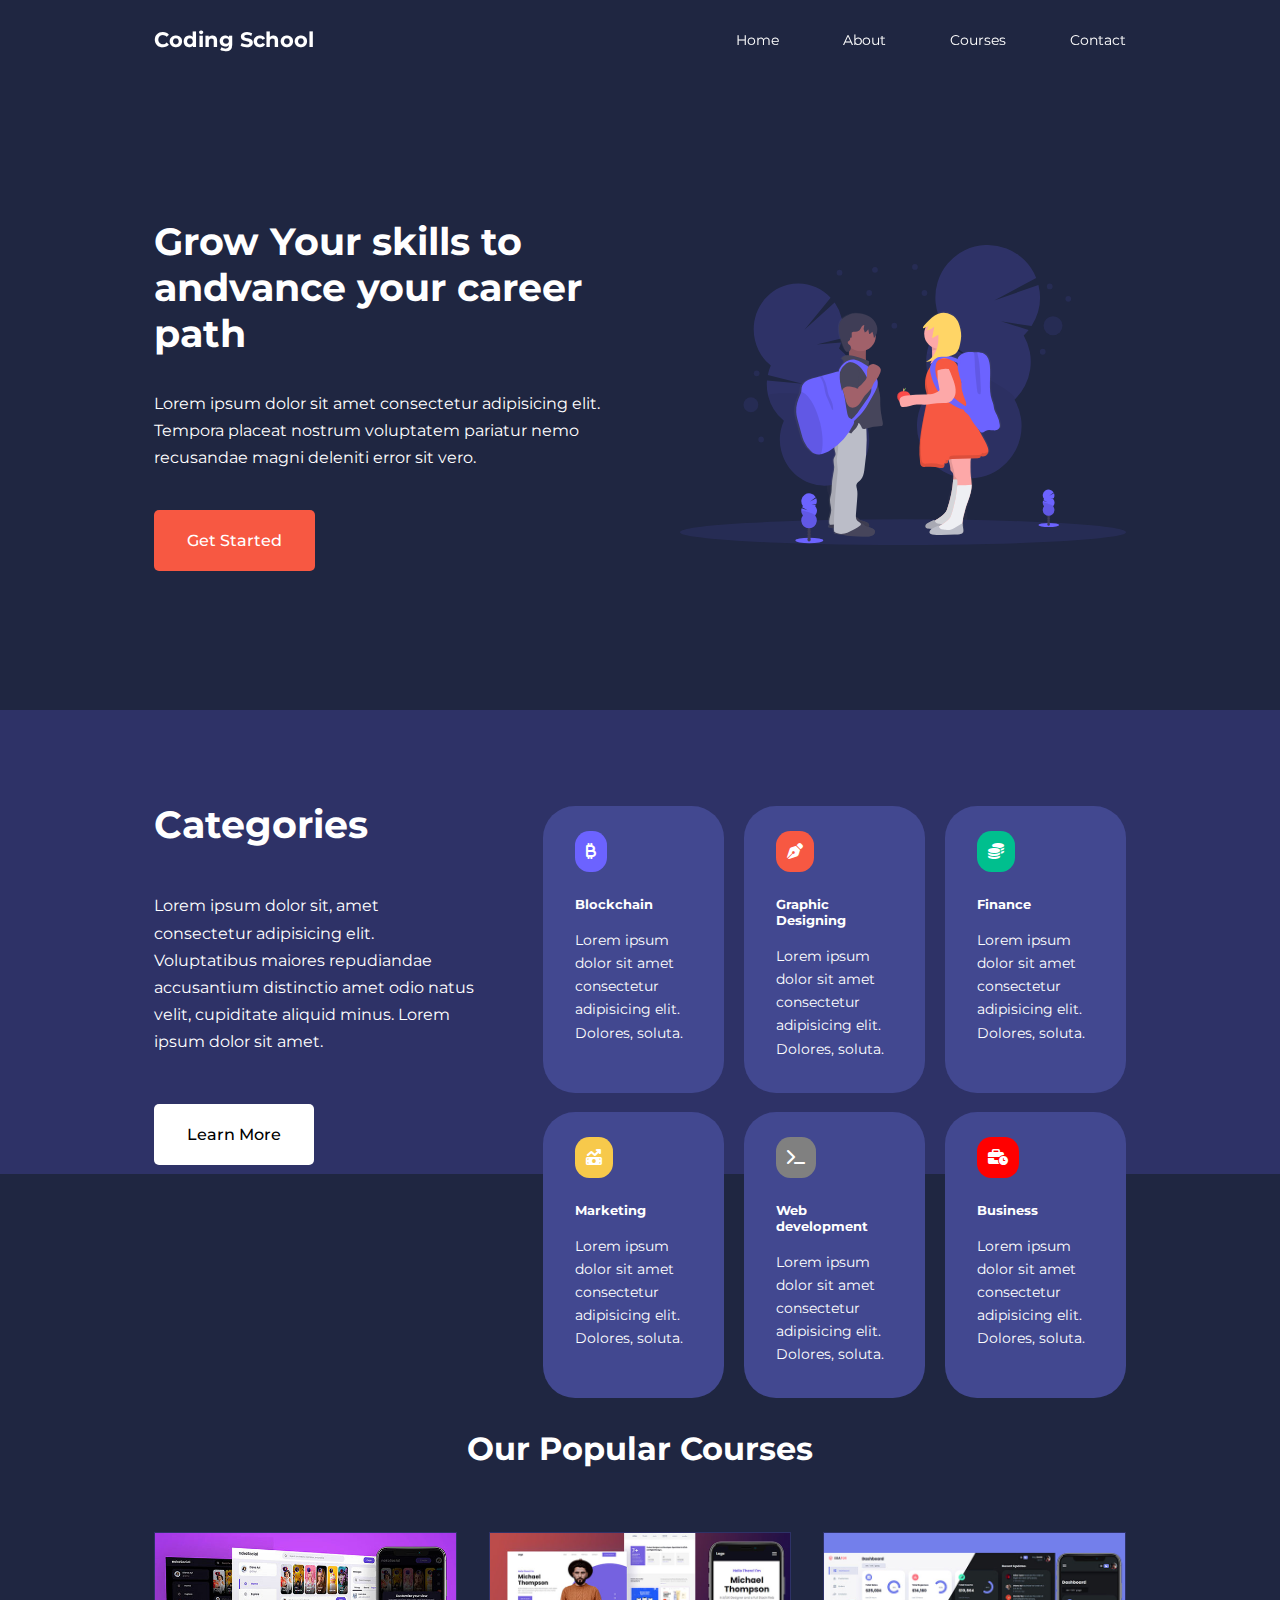
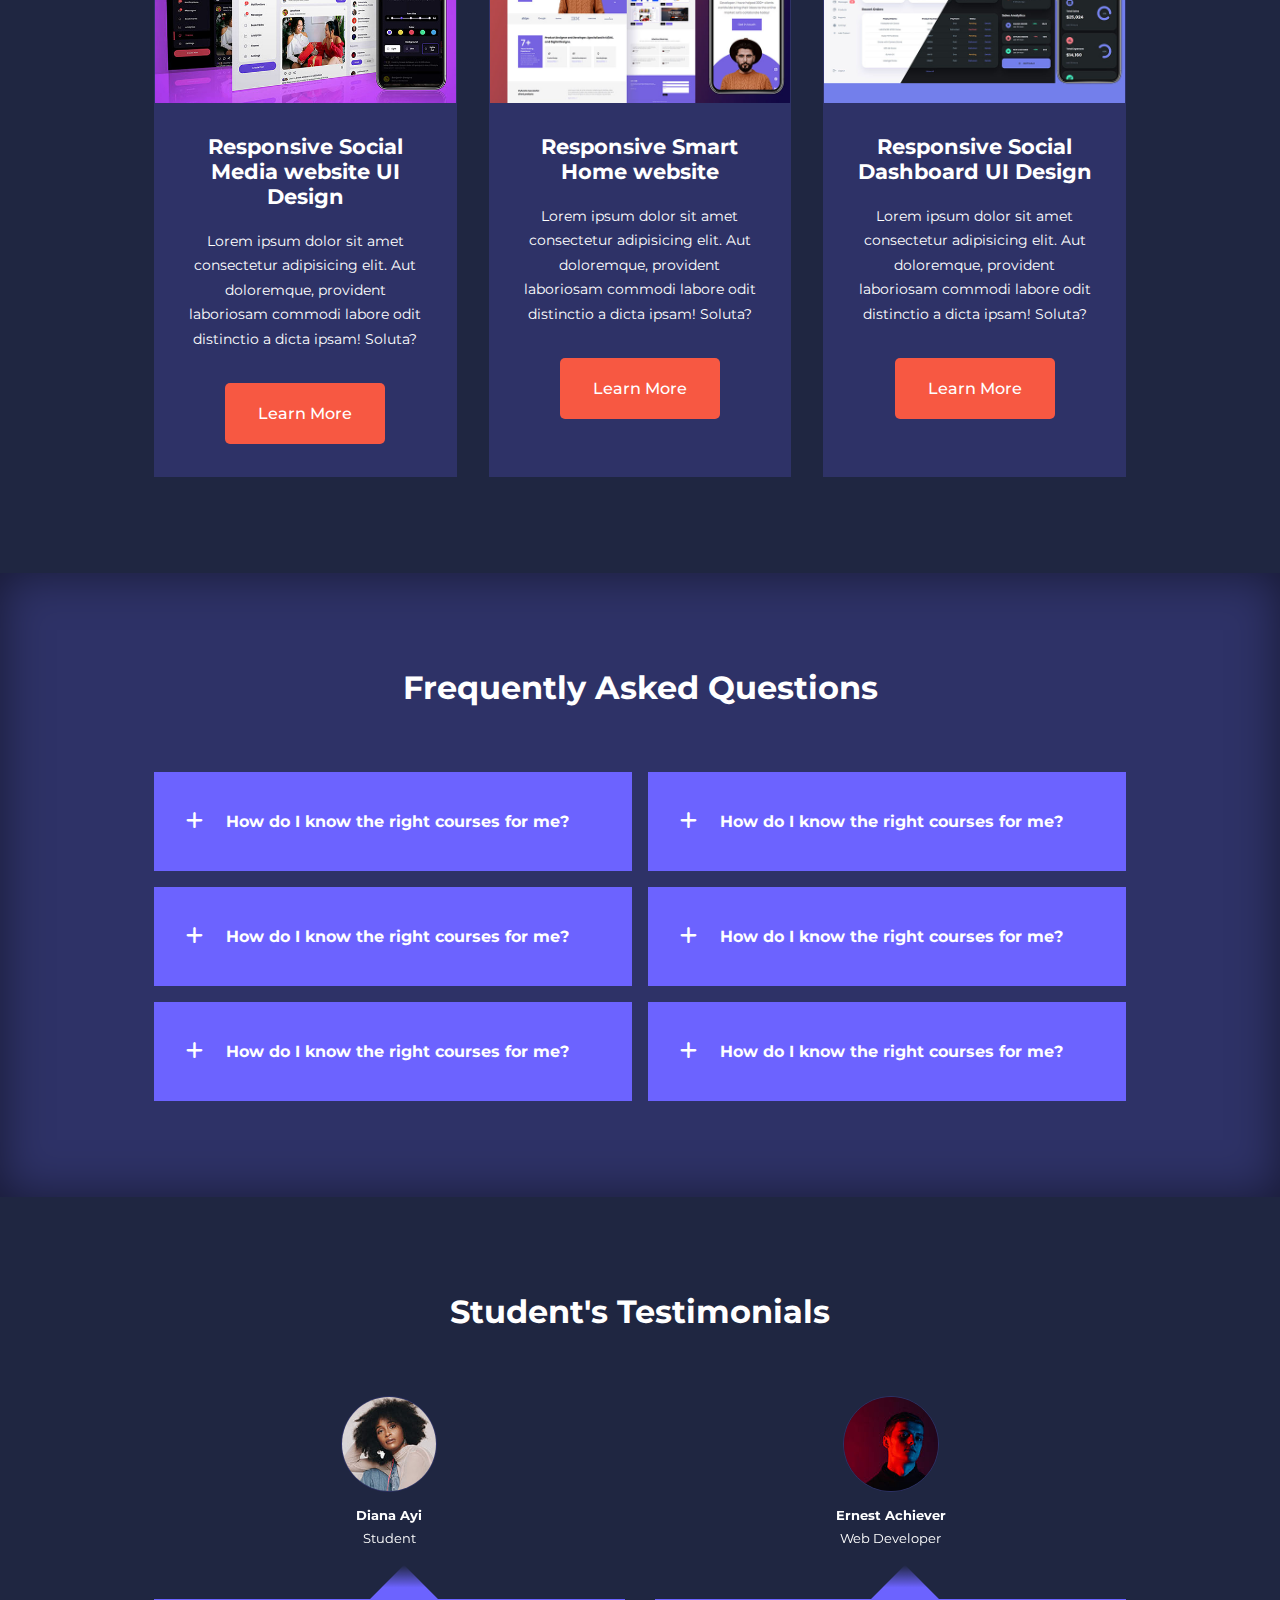
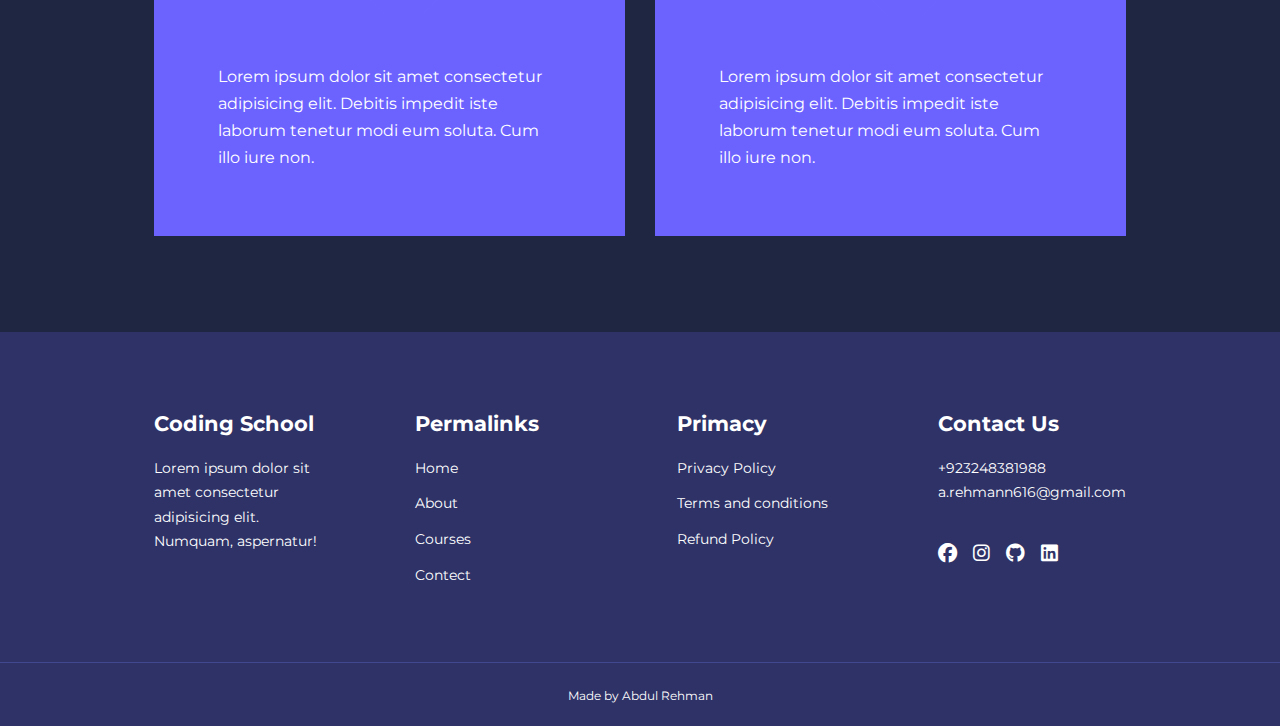
<file: Index.html>
<!DOCTYPE html>
<html lang="en">
<head>
    <meta charset="UTF-8">
    <meta name="viewport" content="width=device-width, initial-scale=1.0">
    <title>Coding School</title>
    <link rel="shortcut icon" href="/images/logo.png">
    <link rel="stylesheet" href="/style.css">
    <link rel="stylesheet" href="https://cdnjs.cloudflare.com/ajax/libs/font-awesome/6.5.1/css/all.min.css">
    <link rel="stylesheet" href="https://unpkg.com/swiper@11/swiper-bundle.min.css">
</head>
<body>
    <!-- Navbar-->
    <nav>
        <div class="container nav_container">
            <a href="index.js">
                <h4>Coding School</h4>
            </a>
            <ul class="nav_menu">
                <li><a href="Index.html">Home</a></li>
                <li><a href="about.html">About</a></li>
                <li><a href="courses.html">Courses</a></li>
                <li><a href="contact.html">Contact</a></li>
            </ul>
            <button id="open-menu-btn"><i class="fa-solid fa-bars"></i></button>
            <button id="close-menu-btn"><i class="fa-solid fa-xmark"></i></button>
        </div>
    </nav>
    <!-- Header -->
    <header>
        <div class="container header_container">
            <div class="header_left">
                <h1>Grow Your skills to andvance your career path</h1>
                <p>Lorem ipsum dolor sit amet consectetur adipisicing elit. Tempora placeat nostrum voluptatem pariatur
                    nemo recusandae magni deleniti error sit vero.</p>
                <a href="courses.html" class="btn btn-primary">Get Started</a>
            </div>
            <div class="header_right">
                <div class="header_right_img">
                    <img src="/images/header.svg">
                </div>
            </div>
        </div>
    </header>
    <!-- Categories -->
    <section class="categories">
        <div class="container categories_container">
            <div class="categories_left">
                <h1>Categories</h1>
                <p>Lorem ipsum dolor sit, amet consectetur adipisicing elit. Voluptatibus maiores repudiandae
                    accusantium distinctio amet odio natus velit, cupiditate aliquid minus. Lorem ipsum dolor sit amet.
                </p>
                <a href="#" class="btn">Learn More</a>
            </div>
            <div class="categories_right">
                <article class="category">
                    <span class="category_icon"><i class="fa-solid fa-bitcoin-sign"></i></span>
                    <h5>Blockchain</h5>
                    <p>Lorem ipsum dolor sit amet consectetur adipisicing elit. Dolores, soluta.</p>
                </article>
                <article class="category">
                    <span class="category_icon"><i class="fa-solid fa-pen-nib"></i></span>
                    <h5>Graphic Designing</h5>
                    <p>Lorem ipsum dolor sit amet consectetur adipisicing elit. Dolores, soluta.</p>
                </article>
                <article class="category">
                    <span class="category_icon"><i class="fa-solid fa-coins"></i></span>
                    <h5>Finance</h5>
                    <p>Lorem ipsum dolor sit amet consectetur adipisicing elit. Dolores, soluta.</p>
                </article>
                <article class="category">
                    <span class="category_icon"><i class="fa-solid fa-money-bill-trend-up"></i></span>
                    <h5>Marketing</h5>
                    <p>Lorem ipsum dolor sit amet consectetur adipisicing elit. Dolores, soluta.</p>
                </article>
                <article class="category">
                    <span class="category_icon"><i class="fa-solid fa-terminal"></i></span>
                    <h5>Web development</h5>
                    <p>Lorem ipsum dolor sit amet consectetur adipisicing elit. Dolores, soluta.</p>
                </article>
                <article class="category">
                    <span class="category_icon"><i class="fa-solid fa-business-time"></i></span>
                    <h5>Business</h5>
                    <p>Lorem ipsum dolor sit amet consectetur adipisicing elit. Dolores, soluta.</p>
                </article>
            </div>
        </div>
    </section>
    <!-- Courses -->
    <section class="courses">
        <h2>Our Popular Courses</h2>
        <div class="container courses_container">
            <article class="course">
                <div class="course_image">
                    <img src="/images/course1.jpg" alt="">
                </div>
                <div class="course_info">
                    <h4>Responsive Social Media website UI Design</h4>
                    <p>Lorem ipsum dolor sit amet consectetur adipisicing elit. Aut doloremque, provident laboriosam
                        commodi labore odit distinctio a dicta ipsam! Soluta?</p>
                    <a href="/courses.html" class="btn btn-primary ">Learn More</a>
                </div>
            </article>
            <article class="course">
                <div class="course_image">
                    <img src="/images/course2.jpg" alt="">
                </div>
                <div class="course_info">
                    <h4>Responsive Smart Home website</h4>
                    <p>Lorem ipsum dolor sit amet consectetur adipisicing elit. Aut doloremque, provident laboriosam
                        commodi labore odit distinctio a dicta ipsam! Soluta?</p>
                    <a href="/courses.html" class="btn btn-primary ">Learn More</a>
                </div>
            </article>
            <article class="course">
                <div class="course_image">
                    <img src="/images/course3.jpg " alt="">
                </div>
                <div class="course_info">
                    <h4>Responsive Social Dashboard UI Design</h4>
                    <p>Lorem ipsum dolor sit amet consectetur adipisicing elit. Aut doloremque, provident laboriosam
                        commodi labore odit distinctio a dicta ipsam! Soluta?</p>
                    <a href="/courses.html" class="btn btn-primary ">Learn More</a>
                </div>
            </article>
        </div>
    </section>
    <!-- Faqs -->
    <section class="faqs">
        <h2>Frequently Asked Questions</h2>
        <div class="container faqs_container">
            <article class="faq">
                <div class="faq_icon"><i class="fa-solid fa-plus"></i></div>
                <div class="question_ans">
                    <h4>How do I know the right courses for me?</h4>
                    <p>
                        Lorem ipsum dolor sit amet consectetur, adipisicing elit. Alias autem quasi minima voluptatem
                        pariatur esse consequuntur, consectetur ipsum, eligendi in facere natus odio neque quis!
                    </p>
                </div>
            </article>
            <article class="faq">
                <div class="faq_icon"><i class="fa-solid fa-plus"></i></div>
                <div class="question_ans">
                    <h4>How do I know the right courses for me?</h4>
                    <p>
                        Lorem ipsum dolor sit amet consectetur, adipisicing elit. Alias autem quasi minima voluptatem
                        pariatur esse consequuntur, consectetur ipsum, eligendi in facere natus odio neque quis!
                    </p>
                </div>
            </article>
            <article class="faq">
                <div class="faq_icon"><i class="fa-solid fa-plus"></i></div>
                <div class="question_ans">
                    <h4>How do I know the right courses for me?</h4>
                    <p>
                        Lorem ipsum dolor sit amet consectetur, adipisicing elit. Alias autem quasi minima voluptatem
                        pariatur esse consequuntur, consectetur ipsum, eligendi in facere natus odio neque quis!
                    </p>
                </div>
            </article>
            <article class="faq">
                <div class="faq_icon"><i class="fa-solid fa-plus"></i></div>
                <div class="question_ans">
                    <h4>How do I know the right courses for me?</h4>
                    <p>
                        Lorem ipsum dolor sit amet consectetur, adipisicing elit. Alias autem quasi minima voluptatem
                        pariatur esse consequuntur, consectetur ipsum, eligendi in facere natus odio neque quis!
                    </p>
                </div>
            </article>
            <article class="faq">
                <div class="faq_icon"><i class="fa-solid fa-plus"></i></div>
                <div class="question_ans">
                    <h4>How do I know the right courses for me?</h4>
                    <p>
                        Lorem ipsum dolor sit amet consectetur, adipisicing elit. Alias autem quasi minima voluptatem
                        pariatur esse consequuntur, consectetur ipsum, eligendi in facere natus odio neque quis!
                    </p>
                </div>
            </article>
            <article class="faq">
                <div class="faq_icon"><i class="fa-solid fa-plus"></i></div>
                <div class="question_ans">
                    <h4>How do I know the right courses for me?</h4>
                    <p>
                        Lorem ipsum dolor sit amet consectetur, adipisicing elit. Alias autem quasi minima voluptatem
                        pariatur esse consequuntur, consectetur ipsum, eligendi in facere natus odio neque quis!
                    </p>
                </div>
            </article>
        </div>
    </section>
    <!-- Testmonials -->
    <section class="container testmonials_container mySwiper">
        <h2>Student's Testimonials</h2>
        <div class="swiper-wrapper">
            <article class="testmonial swiper-slide">
                <div class="avatar">
                    <img src="/images/avatar1.jpg" alt="">
                </div>
                <div class="testimonial_info">
                    <h5>Diana Ayi</h5>
                    <small>Student</small>
                </div>
                <div class="testimonial_body">
                    <p>Lorem ipsum dolor sit amet consectetur adipisicing elit. Debitis impedit iste laborum tenetur
                        modi eum soluta. Cum illo iure non.</p>
                </div>
            </article>
            <article class="testmonial swiper-slide">
                <div class="avatar">
                    <img src="/images/avatar2.jpg" alt="">
                </div>
                <div class="testimonial_info">
                    <h5>Ernest Achiever</h5>
                    <small>Web Developer</small>
                </div>
                <div class="testimonial_body">
                    <p>Lorem ipsum dolor sit amet consectetur adipisicing elit. Debitis impedit iste laborum tenetur
                        modi eum soluta. Cum illo iure non.</p>
                </div>
            </article>
            <article class="testmonial swiper-slide">
                <div class="avatar">
                    <img src="/images/avatar3.jpg" alt="">
                </div>
                <div class="testimonial_info">
                    <h5>Edem Quist</h5>
                    <small>Student</small>
                </div>
                <div class="testimonial_body">
                    <p>Lorem ipsum dolor sit amet consectetur adipisicing elit. Debitis impedit iste laborum tenetur
                        modi eum soluta. Cum illo iure non.</p>
                </div>
            </article>
            <article class="testmonial swiper-slide">
                <div class="avatar">
                    <img src="/images/avatar4.jpg" alt="">
                </div>
                <div class="testimonial_info">
                    <h5>marcelina</h5>
                    <small>Graphic Designer</small>
                </div>
                <div class="testimonial_body">
                    <p>Lorem ipsum dolor sit amet consectetur adipisicing elit. Debitis impedit iste laborum tenetur
                        modi eum soluta. Cum illo iure non.</p>
                </div>
            </article>
            <article class="testmonial swiper-slide">
                <div class="avatar">
                    <img src="/images/avatar5.jpg" alt="">
                </div>
                <div class="testimonial_info">
                    <h5>Timi alen</h5>
                    <small>Student</small>
                </div>
                <div class="testimonial_body">
                    <p>Lorem ipsum dolor sit amet consectetur adipisicing elit. Debitis impedit iste laborum tenetur
                        modi eum soluta. Cum illo iure non.</p>
                </div>
            </article>
        </div>
    </section>
    <!-- Footer -->
    <footer class="footer">
        <div class="container footer_container">
            <div class="footer_1">
                <h4 href="Index.html" class="footer_logo">Coding <span>School</span></h4>
                <p>Lorem ipsum dolor sit amet consectetur adipisicing elit. Numquam, aspernatur!</p>
            </div>
            <div class="footer_2">
                <h4>Permalinks</h4>
                <ul class="permalinks">
                    <li><a href="Index.html">Home</a></li>
                    <li><a href="about.html">About</a></li>
                    <li><a href="contact.html">Courses</a></li>
                    <li><a href="contact.html">Contect</a></li>
                </ul>
            </div>
            <div class="footer_3">
                <h4>Primacy</h4>
                <ul class="privacy">
                    <li><a href="#">Privacy Policy</a></li>
                    <li><a href="#">Terms and conditions</a></li>
                    <li><a href="#">Refund Policy</a></li>
                </ul>
            </div>
            <div class="footer_4">
                <h4>Contact Us</h4>
                <div>
                    <p>+923248381988</p>
                    <p>a.rehmann616@gmail.com</p>
                </div>
                <ul class="footer_social">
                    <li>
                        <a href="#"><i class="fa-brands fa-facebook"></i></a>
                    </li>
                    <li>
                        <a href="#"><i class="fa-brands fa-instagram"></i></a>
                    </li>
                    <li>
                        <a href="#"><i class="fa-brands fa-github"></i></a>
                    </li>
                    <li>
                        <a href="#"><i class="fa-brands fa-linkedin"></i></a>
                    </li>
                </ul>
            </div>
        </div>
        <div class="footer_copyright">
            <small>Made by Abdul Rehman</small>
        </div>
    </footer>
    <script src="/index.js"></script>
    <script src="https://unpkg.com/swiper@11/swiper-bundle.min.js"></script>
    <script>
        const swiper = new Swiper('.mySwiper', {
            slidesPerView: 1,
            spaceBetween: 30,
            pagination: {
                el: ".swiper-pagination",
                clickable: true,
            },
            breakpoints: {
                600: {
                    slidesPerView: 2
                }
            }
        });
    </script>
</body>
</html>
</file>
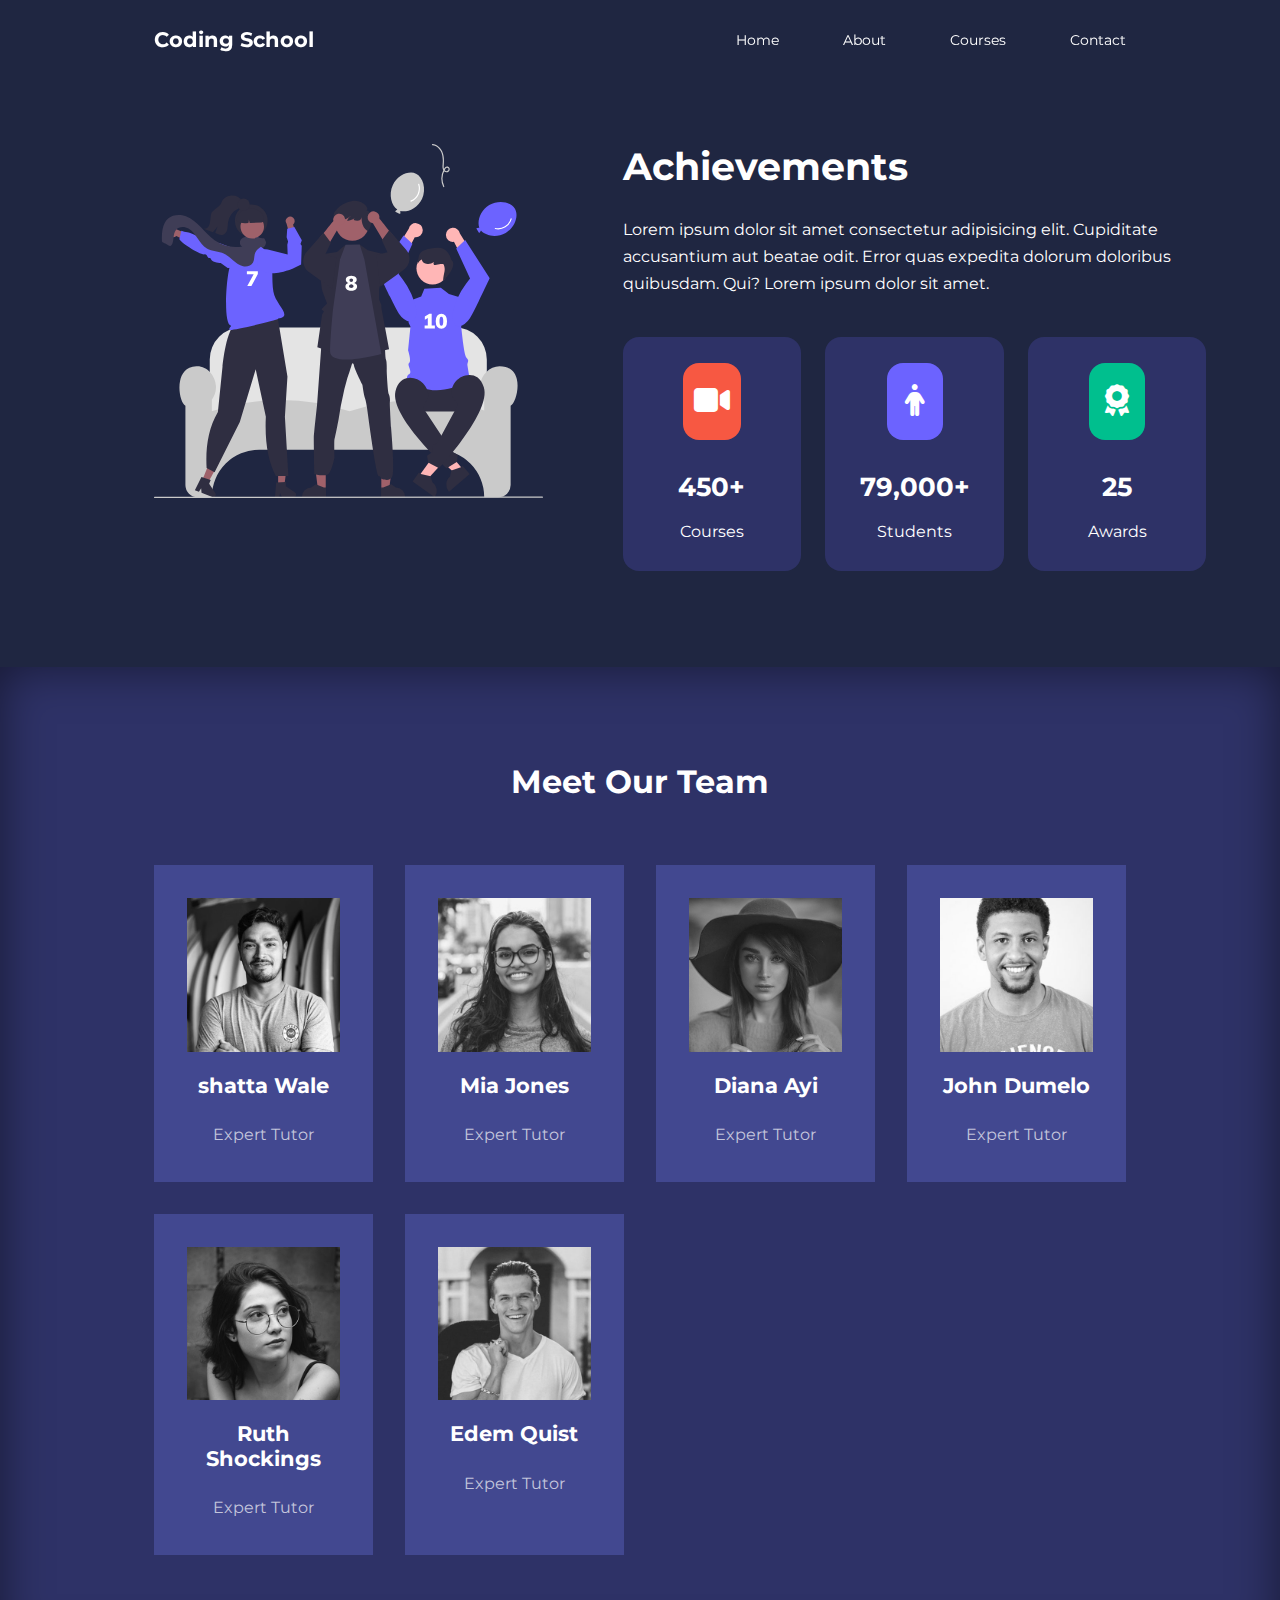
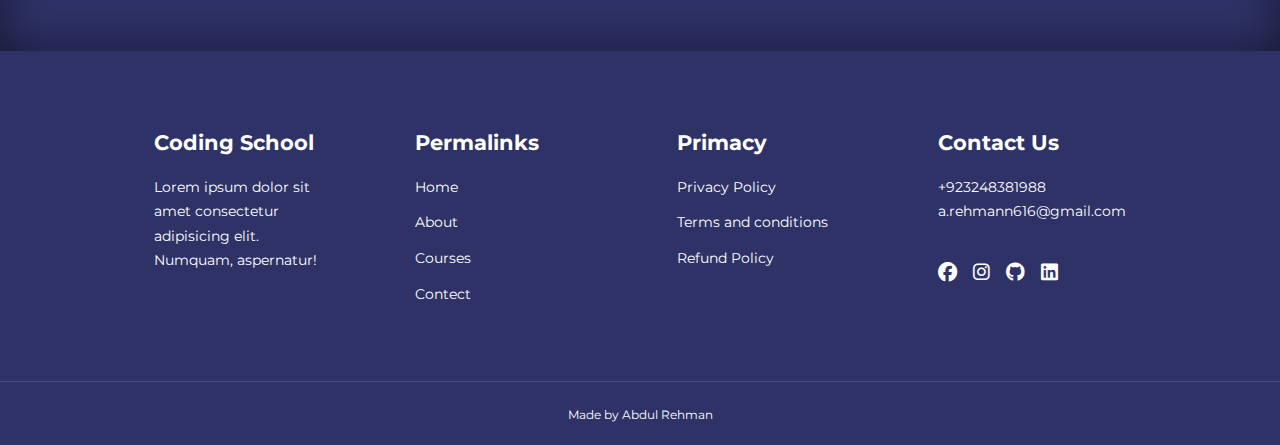
<file: about.html>
<!DOCTYPE html>
<html lang="en">
<head>
    <meta charset="UTF-8">
    <meta name="viewport" content="width=device-width, initial-scale=1.0">
    <title>Coding School</title>
    <link rel="shortcut icon" href="/images/logo.png">
    <link rel="stylesheet" href="/about.css">
    <link rel="stylesheet" href="style.css">
    <link rel="stylesheet" href="https://cdnjs.cloudflare.com/ajax/libs/font-awesome/6.5.1/css/all.min.css">
    <link rel="stylesheet" href="https://unpkg.com/swiper@11/swiper-bundle.min.css">
</head>
<body>
    <!-- Navbar-->
    <nav>
        <div class="container nav_container">
            <a href="index.js">
                <h4>Coding School</h4>
            </a>
            <ul class="nav_menu">
                <li><a href="Index.html">Home</a></li>
                <li><a href="about.html">About</a></li>
                <li><a href="courses.html">Courses</a></li>
                <li><a href="contact.html">Contact</a></li>
            </ul>
            <button id="open-menu-btn"><i class="fa-solid fa-bars"></i></button>
            <button id="close-menu-btn"><i class="fa-solid fa-xmark"></i></button>
        </div>
    </nav>
    <!-- Home about -->
    <section class="about_achievements">
        <div class="container about_achievements_container">
            <div class="about_achievement_left">
                <img src="/images/about achievements.svg">
            </div>
            <div class="about_achievements_right">
                <h1>Achievements</h1>
                <p>Lorem ipsum dolor sit amet consectetur adipisicing elit. Cupiditate accusantium aut beatae odit.
                    Error quas expedita dolorum doloribus quibusdam. Qui? Lorem ipsum dolor sit amet.</p>
                <div class="achievement_cards">
                    <article class="achievement_card">
                        <span class="achievement_icon">
                            <i class="fa-solid fa-video"></i>
                        </span>
                        <h3>450+</h3>
                        <p>Courses</p>
                    </article>
                    <article class="achievement_card">
                        <span class="achievement_icon">
                            <i class="fa-solid fa-person"></i>
                        </span>
                        <h3>79,000+</h3>
                        <p>Students</p>
                    </article>
                    <article class="achievement_card">
                        <span class="achievement_icon">
                            <i class="fa-solid fa-award"></i>
                        </span>
                        <h3>25</h3>
                        <p>Awards</p>
                    </article>
                </div>
            </div>
        </div>
    </section>
    <!-- Team -->
    <section class="team">
        <h2>Meet Our Team</h2>
        <div class="container team_container">
            <article class="team_member">
                <div class="team_member_image">
                    <img src="/images/tm1.jpg" alt="">
                </div>
                <div class="team_member_info">
                    <h4>shatta Wale</h4>
                    <p>Expert Tutor</p>
                </div>
                <div class="team_member_socials">
                    <a href="www.instagram.com" target="_blank"><i class="fa-brands fa-instagram"></i></a>
                    <a href="www.linkedin.com" target="_blank"><i class="fa-brands fa-linkedin"></i></a>
                    <a href="www.facebook.com" target="_blank"><i class="fa-brands fa-facebook"></i></a>
                </div>
            </article>
            <article class="team_member">
                <div class="team_member_image">
                    <img src="/images/tm2.jpg" alt="">
                </div>
                <div class="team_member_info">
                    <h4>Mia Jones</h4>
                    <p>Expert Tutor</p>
                </div>
                <div class="team_member_socials">
                    <a href="www.instagram.com" target="_blank"><i class="fa-brands fa-instagram"></i></a>
                    <a href="www.linkedin.com" target="_blank"><i class="fa-brands fa-linkedin"></i></a>
                    <a href="www.facebook.com" target="_blank"><i class="fa-brands fa-facebook"></i></a>
                </div>
            </article>
            <article class="team_member">
                <div class="team_member_image">
                    <img src="/images/tm3.jpg" alt="">
                </div>
                <div class="team_member_info">
                    <h4>Diana Ayi</h4>
                    <p>Expert Tutor</p>
                </div>
                <div class="team_member_socials">
                    <a href="www.instagram.com" target="_blank"><i class="fa-brands fa-instagram"></i></a>
                    <a href="www.linkedin.com" target="_blank"><i class="fa-brands fa-linkedin"></i></a>
                    <a href="www.facebook.com" target="_blank"><i class="fa-brands fa-facebook"></i></a>
                </div>
            </article>
            <article class="team_member">
                <div class="team_member_image">
                    <img src="/images/tm4.jpg" alt="">
                </div>
                <div class="team_member_info">
                    <h4>John Dumelo</h4>
                    <p>Expert Tutor</p>
                </div>
                <div class="team_member_socials">
                    <a href="www.instagram.com" target="_blank"><i class="fa-brands fa-instagram"></i></a>
                    <a href="www.linkedin.com" target="_blank"><i class="fa-brands fa-linkedin"></i></a>
                    <a href="www.facebook.com" target="_blank"><i class="fa-brands fa-facebook"></i></a>
                </div>
            </article>
            <article class="team_member">
                <div class="team_member_image">
                    <img src="/images/tm5.jpg" alt="">
                </div>
                <div class="team_member_info">
                    <h4>Ruth Shockings</h4>
                    <p>Expert Tutor</p>
                </div>
                <div class="team_member_socials">
                    <a href="www.instagram.com" target="_blank"><i class="fa-brands fa-instagram"></i></a>
                    <a href="www.linkedin.com" target="_blank"><i class="fa-brands fa-linkedin"></i></a>
                    <a href="www.facebook.com" target="_blank"><i class="fa-brands fa-facebook"></i></a>
                </div>
            </article>
            <article class="team_member">
                <div class="team_member_image">
                    <img src="/images/tm6.jpg" alt="">
                </div>
                <div class="team_member_info">
                    <h4>Edem Quist</h4>
                    <p>Expert Tutor</p>
                </div>
                <div class="team_member_socials">
                    <a href="www.instagram.com" target="_blank"><i class="fa-brands fa-instagram"></i></a>
                    <a href="www.linkedin.com" target="_blank"><i class="fa-brands fa-linkedin"></i></a>
                    <a href="www.facebook.com" target="_blank"><i class="fa-brands fa-facebook"></i></a>
                </div>
            </article>
        </div>
    </section>
    <!-- Footer -->
    <footer class="footer">
        <div class="container footer_container">
            <div class="footer_1">
                <h4 href="Index.html" class="footer_logo">Coding <span>School</span></h4>
                <p>Lorem ipsum dolor sit amet consectetur adipisicing elit. Numquam, aspernatur!</p>
            </div>
            <div class="footer_2">
                <h4>Permalinks</h4>
                <ul class="permalinks">
                    <li><a href="Index.html">Home</a></li>
                    <li><a href="about.html">About</a></li>
                    <li><a href="contact.html">Courses</a></li>
                    <li><a href="contact.html">Contect</a></li>
                </ul>
            </div>
            <div class="footer_3">
                <h4>Primacy</h4>
                <ul class="privacy">
                    <li><a href="#">Privacy Policy</a></li>
                    <li><a href="#">Terms and conditions</a></li>
                    <li><a href="#">Refund Policy</a></li>
                </ul>
            </div>
            <div class="footer_4">
                <h4>Contact Us</h4>
                <div>
                    <p>+923248381988</p>
                    <p>a.rehmann616@gmail.com</p>
                </div>
                <ul class="footer_social">
                    <li>
                        <a href="#"><i class="fa-brands fa-facebook"></i></a>
                    </li>
                    <li>
                        <a href="#"><i class="fa-brands fa-instagram"></i></a>
                    </li>
                    <li>
                        <a href="#"><i class="fa-brands fa-github"></i></a>
                    </li>
                    <li>
                        <a href="#"><i class="fa-brands fa-linkedin"></i></a>
                    </li>
                </ul>
            </div>
        </div>
        <div class="footer_copyright">
            <small>Made by Abdul Rehman</small>
        </div>
    </footer>
    <script src="/index.js"></script>
</body>
</html>
</file>
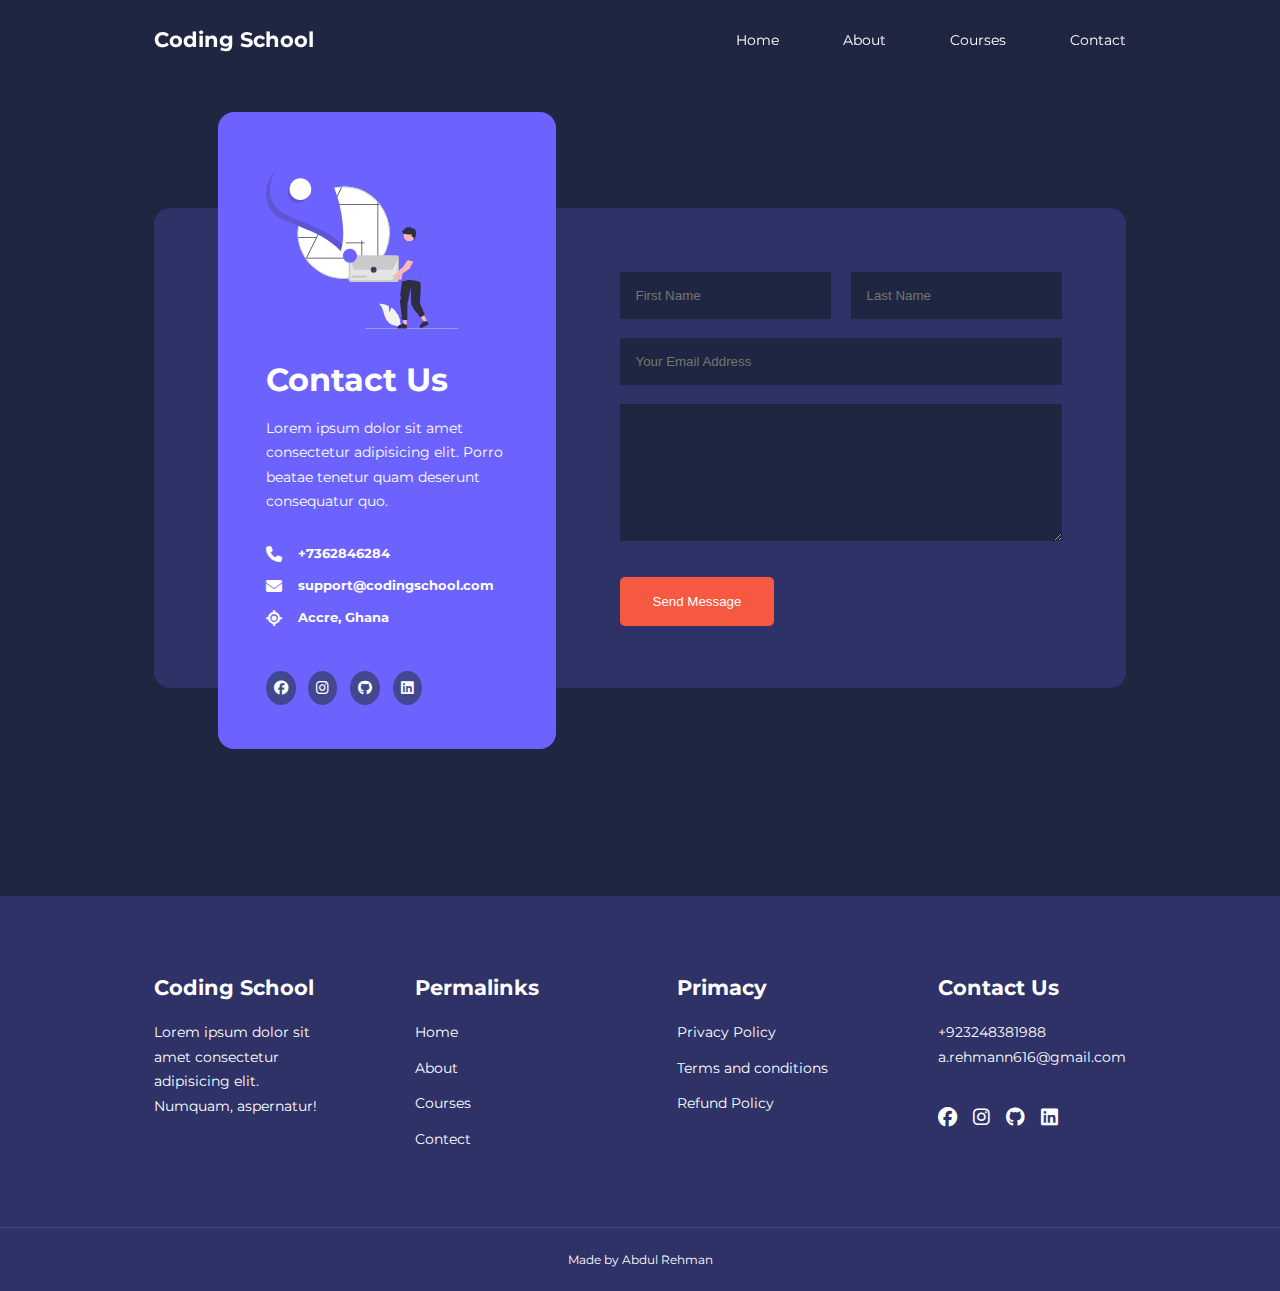
<file: contact.html>
<!DOCTYPE html>
<html lang="en">

<head>
    <meta charset="UTF-8">
    <meta name="viewport" content="width=device-width, initial-scale=1.0">
    <title>Coding School</title>
    <link rel="shortcut icon" href="/images/logo.png">
    <link rel="stylesheet" href="/style.css">
    <link rel="stylesheet" href="/Contact.css">
    <link rel="stylesheet" href="https://cdnjs.cloudflare.com/ajax/libs/font-awesome/6.5.1/css/all.min.css">
    <link rel="stylesheet" href="https://unpkg.com/swiper@11/swiper-bundle.min.css">
</head>

<body>
    <!-- Navbar-->
    <nav>
        <div class="container nav_container">
            <a href="index.js">
                <h4>Coding School</h4>
            </a>
            <ul class="nav_menu">
                <li><a href="Index.html">Home</a></li>
                <li><a href="about.html">About</a></li>
                <li><a href="courses.html">Courses</a></li>
                <li><a href="contact.html">Contact</a></li>
            </ul>
            <button id="open-menu-btn"><i class="fa-solid fa-bars"></i></button>
            <button id="close-menu-btn"><i class="fa-solid fa-xmark"></i></button>
        </div>
    </nav>
    <!-- contact -->
    <section class="contact">
        <div class="container contact_container">
            <aside class="contact_aside">
                <div class="aside_image">
                    <img src="/images/contact.svg" alt="">
                </div>
                <h2>Contact Us</h2>
                <p>
                    Lorem ipsum dolor sit amet consectetur adipisicing elit. Porro beatae tenetur quam deserunt
                    consequatur quo.
                </p>
                <ul class="contact_details">
                    <li>
                        <i class="fa-solid fa-phone"></i>
                        <h5>+7362846284</h5>
                    </li>
                    <li>
                        <i class="fa-solid fa-envelope"></i>
                        <h5>support@codingschool.com</h5>
                    </li>
                    <li>
                        <i class="fa-solid fa-location-crosshairs"></i>
                        <h5>Accre, Ghana</h5>
                    </li>
                </ul>
                <ul class="contact_socials">
                    <li>
                        <a href="#"><i class="fa-brands fa-facebook"></i></a>
                    </li>
                    <li>
                        <a href="#"><i class="fa-brands fa-instagram"></i></a>
                    </li>
                    <li>
                        <a href="#"><i class="fa-brands fa-github"></i></a>
                    </li>
                    <li>
                        <a href="#"><i class="fa-brands fa-linkedin"></i></a>
                    </li>
                </ul>
            </aside>
            <form class="contact_form">
                <div class="form_name">
                    <input type="text" name="First Name" placeholder="First Name" required>
                    <input type="text" name="Last Name" placeholder="Last Name" required>
                </div>
                <input type="email" name="Email Address" placeholder="Your Email Address" required>
                <textarea name="Message" rows="7" required></textarea>
                <button type="submit" class="btn btn_primary">Send Message</button>
            </form>
        </div>
    </section>
    <!-- Footer -->
    <footer class="footer">
        <div class="container footer_container">
            <div class="footer_1">
                <h4 href="Index.html" class="footer_logo">Coding <span>School</span></h4>
                <p>Lorem ipsum dolor sit amet consectetur adipisicing elit. Numquam, aspernatur!</p>
            </div>
            <div class="footer_2">
                <h4>Permalinks</h4>
                <ul class="permalinks">
                    <li><a href="Index.html">Home</a></li>
                    <li><a href="about.html">About</a></li>
                    <li><a href="contact.html">Courses</a></li>
                    <li><a href="contact.html">Contect</a></li>
                </ul>
            </div>
            <div class="footer_3">
                <h4>Primacy</h4>
                <ul class="privacy">
                    <li><a href="#">Privacy Policy</a></li>
                    <li><a href="#">Terms and conditions</a></li>
                    <li><a href="#">Refund Policy</a></li>
                </ul>
            </div>
            <div class="footer_4">
                <h4>Contact Us</h4>
                <div>
                    <p>+923248381988</p>
                    <p>a.rehmann616@gmail.com</p>
                </div>
                <ul class="footer_social">
                    <li>
                        <a href="#"><i class="fa-brands fa-facebook"></i></a>
                    </li>
                    <li>
                        <a href="#"><i class="fa-brands fa-instagram"></i></a>
                    </li>
                    <li>
                        <a href="#"><i class="fa-brands fa-github"></i></a>
                    </li>
                    <li>
                        <a href="#"><i class="fa-brands fa-linkedin"></i></a>
                    </li>
                </ul>
            </div>
        </div>
        <div class="footer_copyright">
            <small>Made by Abdul Rehman</small>
        </div>
    </footer>
    <script src="/index.js"></script>
</body>

</html>
</file>
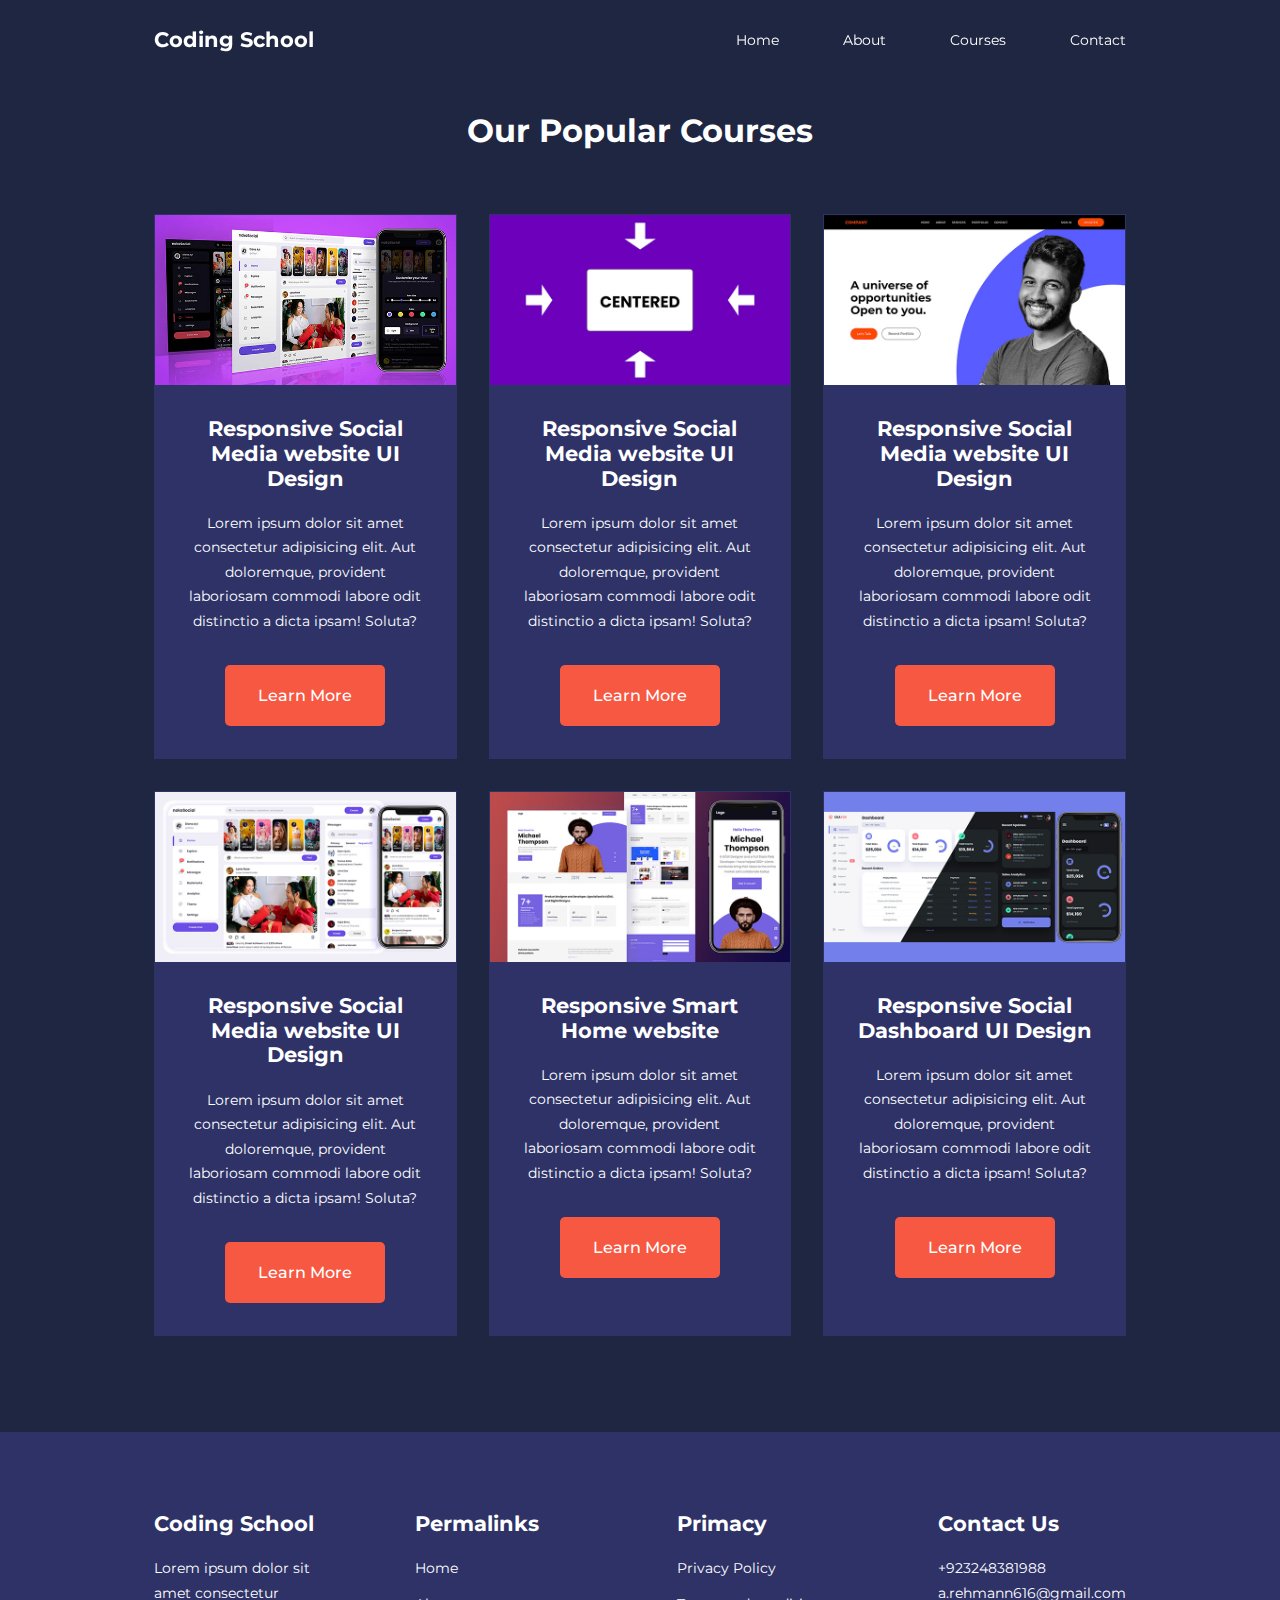
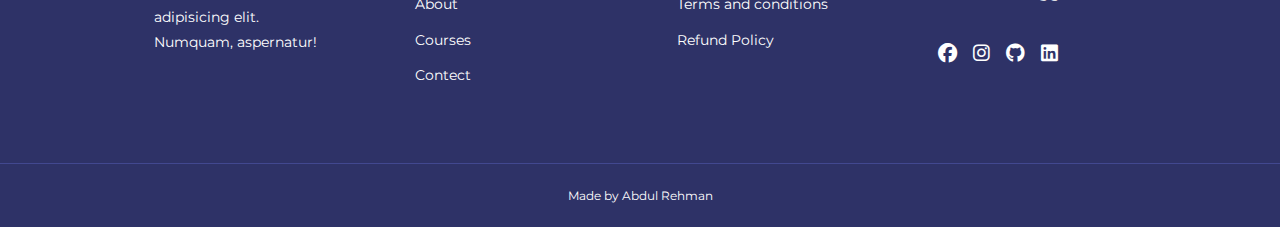
<file: courses.html>
<!DOCTYPE html>
<html lang="en">
<head>
    <meta charset="UTF-8">
    <meta name="viewport" content="width=device-width, initial-scale=1.0">
    <title>Coding School</title>
    <link rel="shortcut icon" href="/images/logo.png">
    <link rel="stylesheet" href="/style.css">
    <link rel="stylesheet" href="https://cdnjs.cloudflare.com/ajax/libs/font-awesome/6.5.1/css/all.min.css">
    <link rel="stylesheet" href="https://unpkg.com/swiper@11/swiper-bundle.min.css">
</head>
<body>
    <!-- Navbar-->
    <nav>
        <div class="container nav_container">
            <a href="index.js">
                <h4>Coding School</h4>
            </a>
            <ul class="nav_menu">
                <li><a href="Index.html">Home</a></li>
                <li><a href="about.html">About</a></li>
                <li><a href="courses.html">Courses</a></li>
                <li><a href="contact.html">Contact</a></li>
            </ul>
            <button id="open-menu-btn"><i class="fa-solid fa-bars"></i></button>
            <button id="close-menu-btn"><i class="fa-solid fa-xmark"></i></button>
        </div>
    </nav>
    <!-- Courses -->
    <section class="courses" style="margin-top:1rem ;">
        <h2>Our Popular Courses</h2>
        <div class="container courses_container">
            <article class="course">
                <div class="course_image">
                    <img src="/images/course1.jpg" alt="">
                </div>
                <div class="course_info">
                    <h4>Responsive Social Media website UI Design</h4>
                    <p>Lorem ipsum dolor sit amet consectetur adipisicing elit. Aut doloremque, provident laboriosam
                        commodi labore odit distinctio a dicta ipsam! Soluta?</p>
                    <a href="/courses.html" class="btn btn-primary ">Learn More</a>
                </div>
            </article>
            <article class="course">
                <div class="course_image">
                    <img src="/images/course4.jpg" alt="">
                </div>
                <div class="course_info">
                    <h4>Responsive Social Media website UI Design</h4>
                    <p>Lorem ipsum dolor sit amet consectetur adipisicing elit. Aut doloremque, provident laboriosam
                        commodi labore odit distinctio a dicta ipsam! Soluta?</p>
                    <a href="/courses.html" class="btn btn-primary ">Learn More</a>
                </div>
            </article>
            <article class="course">
                <div class="course_image">
                    <img src="/images/course5.jpg" alt="">
                </div>
                <div class="course_info">
                    <h4>Responsive Social Media website UI Design</h4>
                    <p>Lorem ipsum dolor sit amet consectetur adipisicing elit. Aut doloremque, provident laboriosam
                        commodi labore odit distinctio a dicta ipsam! Soluta?</p>
                    <a href="/courses.html" class="btn btn-primary ">Learn More</a>
                </div>
            </article>
            <article class="course">
                <div class="course_image">
                    <img src="/images/course6.jpg" alt="">
                </div>
                <div class="course_info">
                    <h4>Responsive Social Media website UI Design</h4>
                    <p>Lorem ipsum dolor sit amet consectetur adipisicing elit. Aut doloremque, provident laboriosam
                        commodi labore odit distinctio a dicta ipsam! Soluta?</p>
                    <a href="/courses.html" class="btn btn-primary ">Learn More</a>
                </div>
            </article>
            <article class="course">
                <div class="course_image">
                    <img src="/images/course2.jpg" alt="">
                </div>
                <div class="course_info">
                    <h4>Responsive Smart Home website</h4>
                    <p>Lorem ipsum dolor sit amet consectetur adipisicing elit. Aut doloremque, provident laboriosam
                        commodi labore odit distinctio a dicta ipsam! Soluta?</p>
                    <a href="/courses.html" class="btn btn-primary ">Learn More</a>
                </div>
            </article>
            <article class="course">
                <div class="course_image">
                    <img src="/images/course3.jpg " alt="">
                </div>
                <div class="course_info">
                    <h4>Responsive Social Dashboard UI Design</h4>
                    <p>Lorem ipsum dolor sit amet consectetur adipisicing elit. Aut doloremque, provident laboriosam
                        commodi labore odit distinctio a dicta ipsam! Soluta?</p>
                    <a href="/courses.html" class="btn btn-primary ">Learn More</a>
                </div>
            </article>
        </div>
    </section>
    <!-- Footer -->
    <footer class="footer">
        <div class="container footer_container">
            <div class="footer_1">
                <h4 href="Index.html" class="footer_logo">Coding <span>School</span></h4>
                <p>Lorem ipsum dolor sit amet consectetur adipisicing elit. Numquam, aspernatur!</p>
            </div>
            <div class="footer_2">
                <h4>Permalinks</h4>
                <ul class="permalinks">
                    <li><a href="Index.html">Home</a></li>
                    <li><a href="about.html">About</a></li>
                    <li><a href="contact.html">Courses</a></li>
                    <li><a href="contact.html">Contect</a></li>
                </ul>
            </div>
            <div class="footer_3">
                <h4>Primacy</h4>
                <ul class="privacy">
                    <li><a href="#">Privacy Policy</a></li>
                    <li><a href="#">Terms and conditions</a></li>
                    <li><a href="#">Refund Policy</a></li>
                </ul>
            </div>
            <div class="footer_4">
                <h4>Contact Us</h4>
                <div>
                    <p>+923248381988</p>
                    <p>a.rehmann616@gmail.com</p>
                </div>
                <ul class="footer_social">
                    <li>
                        <a href="#"><i class="fa-brands fa-facebook"></i></a>
                    </li>
                    <li>
                        <a href="#"><i class="fa-brands fa-instagram"></i></a>
                    </li>
                    <li>
                        <a href="#"><i class="fa-brands fa-github"></i></a>
                    </li>
                    <li>
                        <a href="#"><i class="fa-brands fa-linkedin"></i></a>
                    </li>
                </ul>
            </div>
        </div>
        <div class="footer_copyright">
            <small>Made by Abdul Rehman</small>
        </div>
    </footer>
    <script src="/index.js"></script>
</body>
</html>
</file>
<file: style.css>
@import url('https://fonts.googleapis.com/css2?family=Montserrat:wght@100;200;300;400;500;600&display=swap');

* {
    margin: 0;
    padding: 0;
    border: 0;
    outline: 0;
    text-decoration: none;
    list-style: none;
    box-sizing: border-box;
}

:root {
    --color-primary: #6c63ff;
    --color-success: #00bf8e;
    --color-warning: #f7c94b;
    --color-danger: #f75842;
    --color-danger-variant: rgba(247, 88, 66, 0.4);
    --color-white: #fff;
    --color-light: rgba(255, 255, 255, 0.7);
    --color-black: #000;
    --color-bg: #1f2641;
    --color-bg1: #2e3267;
    --color-bg2: #424890;
    --container-width-lg: 76%;
    --container-width-md: 90%;
    --container-width-sm: 94%;

    --transition: all 400ms ease;
}

body {
    font-family: "Montserrat", sans-serif;
    line-height: 1.7;
    color: var(--color-white);
    background: var(--color-bg);
    scroll-behavior: smooth;
}

.container {
    width: var(--container-width-lg);
    margin: 0 auto;
}

section {
    padding: 6rem 0;
}

section h2 {
    text-align: center;
    margin-bottom: 4rem;
}

h1,
h2,
h3,
h4,
h5 {
    line-height: 1.2;
}

h1 {
    font-size: 2.4rem;
}

h2 {
    font-size: 2rem;
}

h3 {
    font-size: 1.6rem;
}

h4 {
    font-size: 1.3rem;
}

a {
    color: var(--color-white);
}

img {
    width: 100%;
    display: block;
    object-fit: cover;
}

.btn {
    display: inline-block;
    background: var(--color-white);
    color: var(--color-black);
    padding: 1rem 2rem;
    border: 1px solid transparent;
    font-weight: 500;
    transition: var(--transition);
    border-radius: 5px;
}

.btn:hover {
    background: transparent;
    color: var(--color-white);
    border-color: var(--color-white);
}

.btn-primary {
    background: var(--color-danger);
    color: var(--color-white);
}

/* Navbar */
.window_scroll {
    background-color: royalblue;
    box-shadow: 0 1rem 2rem rgba(0, 0, 0, 0.2);
}

nav {
    background: transparent;
    width: 100vw;
    height: 5rem;
    position: fixed;
    top: 0;
    z-index: 11;
    transition: var(--transition);
}

.nav_container {
    height: 100%;
    display: flex;
    justify-content: space-between;
    align-items: center;
}

nav button {
    display: none;
}

.nav_menu {
    display: flex;
    align-items: center;
    gap: 4rem;

}

.nav_menu a {
    font-size: 0.9rem;
    transition: var(--transition);
}

.nav_menu a:hover {
    color: var(--color-bg2);
}

/* Header */
header {
    position: relative;
    top: 5rem;
    overflow: hidden;
    height: 70vh;
    margin-bottom: 5rem;
}

.header_container {
    display: grid;
    grid-template-columns: 1fr 1fr;
    align-items: center;
    gap: 5rem;
    height: 100%;
}

.header_left p {
    margin: 2rem 0 2.4rem;
}

/* Categories */
.categories {
    background: var(--color-bg1);
    height: 29rem;
}

.categories h1 {
    line-height: 1;
    margin-bottom: 3rem;
}

.categories_container {
    display: grid;
    grid-template-columns: 40% 60%;
    /* gap :4rem; */

}

.categories_left {
    margin-right: 4rem;
}

.categories_left p {
    margin: 1rem 0 3rem;
}

.categories_right {
    display: grid;
    grid-template-columns: repeat(3, 1fr);
    gap: 1.2rem;
}

.category {
    background: var(--color-bg2);
    padding: 2rem;
    border-radius: 2rem;
    transition: var(--transition);
}

.category:hover {
    box-shadow: 0 3rem 3rem rgba(0, 0, 0, 0.3);
    z-index: 1;
}

.category:nth-child(2) .category_icon {
    background: var(--color-danger);
}

.category:nth-child(3) .category_icon {
    background: var(--color-success);
}

.category:nth-child(4) .category_icon {
    background: var(--color-warning);
}

.category:nth-child(5) .category_icon {
    background: grey;
}

.category:nth-child(6) .category_icon {
    background: red;
}

.category_icon {
    background: var(--color-primary);
    padding: 0.7rem;
    border-radius: 0.9rem;
}

.category h5 {
    margin: 2rem 0 1rem;
}

.category p {
    font-size: 0.85rem;
}

/* Courses */
.courses {
    margin-top: 10rem;

}

.courses_container {
    display: grid;
    grid-template-columns: repeat(3, 1fr);
    gap: 2rem;
}

.course {
    background: var(--color-bg1);
    text-align: center;
    border: 1px solid transparent;
    transition: var(--transition);
}

.course:hover {
    background: transparent;
    border-color: var(--color-primary);
}

.course_info {
    padding: 2rem;
}

.course_info p {
    margin: 1.2rem 0 2rem;
    font-size: 0.9rem;
}

/* Faqs */
.faqs {
    background: var(--color-bg1);
    box-shadow: inset 0 0 3rem rgba(0, 0, 0, 0.5);
}

.faqs_container {
    display: grid;
    grid-template-columns: 1fr 1fr;
    gap: 1rem;
}

.faq {
    padding: 2rem;
    display: flex;
    align-items: center;
    gap: 1.4rem;
    height: fit-content;
    background: var(--color-primary);
    cursor: pointer;
}

.faq h4 {
    font-size: 1rem;
    line-height: 2.2;
}

.faq_icon {
    align-self: flex-start;
    font-size: 1.2rem;
}

.faq p {
    margin-top: 0.8rem;
    display: none;
}

.faq.open p {
    display: block;
}

/* Testimonial */
.testimonials_container {
    overflow-x: hidden;
    position: relative;
    margin-bottom: 5rem;
}

.mySwiper {
    overflow: hidden;
}

.testimonial_body {
    padding: 1rem;
}

.avatar {
    width: 6rem;
    height: 6rem;
    border-radius: 50%;
    overflow: hidden;
    margin: 0 auto 1rem;
    border: 1px solid var(--color-bg1);
}

.testimonial_info {
    text-align: center;
}

.testimonial_body {
    background: var(--color-primary);
    padding: 4rem;
    margin-top: 3rem;
    position: relative;
}

.testimonial_body::before {
    content: "";
    display: block;
    background: linear-gradient(135deg, transparent, var(--color-primary), var(--color-primary), var(--color-primary));
    width: 3rem;
    height: 3rem;
    position: absolute;
    left: 48%;
    top: -1.5rem;
    transform: rotate(45deg);
}

/* Footer */

footer {
    background: var(--color-bg1);
    padding-top: 5rem;
    font-size: 0.9rem;
}

.footer_container {
    display: grid;
    grid-template-columns: repeat(4, 1fr);
    gap: 5rem;
}

.footer_container>div h4 {
    margin-bottom: 1.2rem;
}

.footer_1p {
    margin: 1rem 0 2rem;
}

footer ul li {
    margin-bottom: .7rem;
}

footer ul li a:hover {
    text-decoration: underline;
}

.footer_social {
    display: flex;
    gap: 1rem;
    font-size: 1.2rem;
    margin-top: 2rem;
}

.footer_copyright {
    text-align: center;
    margin-top: 4rem;
    padding: 1.2rem 0;
    border-top: 1px solid var(--color-bg2);
}



@media screen and (max-width:1024px) {
    .container {
        width: var(--container-width-md);
    }

    h1 {
        font-size: 2.2rem;
    }

    h2 {
        font-size: 1.7rem;
    }

    h3 {
        font-size: 1.4rem;
    }

    h4 {
        font-size: 1.2rem;
    }

    nav button {
        display: inline-block;
        background: transparent;
        font-size: 1.8rem;
        color: var(--color-white);
        cursor: pointer;
    }

    nav button#close-menu-btn {
        display: none;
    }

    .nav_menu {
        position: fixed;
        top: 5rem;
        right: 5%;
        height: fit-content;
        width: 18rem;
        flex-direction: column;
        gap: 0;
        display: none;
    }

    .nav_menu li {
        height: 5.8rem;
        width: 100%;
        animation: animateNavItem .3s linear forwards;
        transform-origin: top right;
    }

    @keyframes animateNavItem {
        0% {
            transform: rotateZ(-90deg);
        }

        100% {
            transform: rotateZ(0);
        }
    }

    .nav_menu li a {
        background: var(--color-primary);
        box-shadow: -4rem 6rem 10rem rgba(0, 0, 0, 0.6);
        width: 100%;
        height: 100%;
        display: grid;
        place-items: center;
    }

    .nav_menu li a:hover {
        background: var(--color-bg2);
        color: var(--color-white);
    }

    header {
        height: 55vh;
        margin-bottom: 4rem;
    }

    .header_container {
        gap: 0;
        padding: 2rem;
    }

    .categories {
        height: auto;
    }

    .categories_container {
        grid-template-columns: 1fr;
        gap: 3rem;
    }

    .categories_left {
        margin-right: 0;
    }

    .courses {
        margin-top: 0;
    }

    .courses_container {
        grid-template-columns: 1fr 1fr;
    }

    .faqs_container {
        grid-template-columns: 1fr;
    }

    .faq {
        padding: 1.5rem;
    }

    .footer_container {
        grid-template-columns: 1fr 1fr;
    }
}

@media screen and (max-width:600px) {
    .container {
        width: var(--container-width-sm);
    }

    .nav_menu {
        right: 3%;
    }

    header {
        height: 100vh;
    }

    .header_container {
        grid-template-columns: 1fr;
        text-align: center;
        margin-top: 0;
    }

    .header_left p {
        margin-bottom: 1.3rem;
    }

    .categories_right {
        grid-template-columns: 1fr 1fr;
        gap: 0.7rem;
    }

    .category {
        padding: 1rem;
        border-radius: 1rem;
    }

    .category_icon {
        margin-top: 4px;
        display: inline-block;
    }

    .courses_container {
        grid-template-columns: 1fr;
    }

    .testimonials {
        padding: 1.2rem;
    }

    .footer_container {
        grid-template-columns: 1fr;
        text-align: center;
        gap: 2rem;
    }

    .footer_1 p {
        margin: 1rem auto;
    }

    .footer_social {
        justify-content: center;
    }



}
</file>
<file: about.css>
.about_achievements{
    margin-top: 3rem;
}
.about_achievements_container{
    display: grid;
    grid-template-columns: 40% 60%;
    gap: 5rem;
}
.about_achievements_right > p{
    margin: 1.6rem 0 2.5rem;
}
.achievement_cards{
    display: grid;
    grid-template-columns: repeat(3,1fr);
    gap: 1.5rem;
}
.achievement_card{
background: var(--color-bg1);
padding: 1.6rem;
border-radius: 1rem;
text-align: center;
transition: all 400ms ease;
}
.achievement_card:hover{
    background: var(--color-bg2);
    box-shadow: 0 3rem 3rem rgba(0,0, 0, 0.3);
}
.achievement_icon{
    background: var(--color-danger);
    padding: .7rem;
    border-radius: 1rem;
    display: inline-block;
    margin-bottom: 2rem;
    font-size:2rem;
}
.achievement_card:nth-child(2)
.achievement_icon{
    background: var(--color-primary);
    padding-left: 18px;
    padding-right: 18px;
}
.achievement_card:nth-child(3)
.achievement_icon{
  background: var(--color-success);
  padding-left: 16px;
  padding-right: 16px;
}
.achievement_card p{
    margin-top: 1rem;
}



.team{
    background: var(--color-bg1);
    box-shadow: inset 0 0 3rem rgba(0,0,0,0.5);
}
.team_container{
    display: grid;
    grid-template-columns: repeat(4,1fr);
    gap: 2rem;
}
.team_member{
    background: var(--color-bg2);
    padding: 2rem;
    border: 1px solid transparent;
    transition: all 400ms ease;
    position: relative;
    overflow: hidden;
}
.team_member:hover{
    background: transparent;
    border-color: var(--color-primary);
}
.team_member_image img{
    filter: saturate(0);
}
.team_member:hover img{
    filter: saturate(1);
}
.team_member_info *{
text-align: center;
margin-top: 1.4rem;
}
.team_member_info p{
    color: var(--color-light);
}
.team_member_socials{
    position: absolute;
    top: 50%;
    right: 0;
    display: flex;
    flex-direction: column;
    background: var(--color-primary);
    border-radius: 1rem 0 0 1rem;
   box-shadow: -2rem 0 2rem rgba(0, 0,0,.3);
    transform: translateY(-50%);
    right: -100%;
    transition: all 400ms ease;
}
.team_member:hover 
.team_member_socials{
    right: 0;
}
.team_member_socials a{
    padding: 1rem;
}

@media screen and (max-width:1024px) {
  .about_achievements{
    margin-top: 2rem;
  }
  .about_achievements_container{
    grid-template-columns: 1fr;
    gap: 4rem;
  }
  .about_achievements_left{
    width: 80%;
    margin: 0 auto;
  }
  .team_container{
    grid-template-columns: repeat(3,1fr);
    gap: 1.5rem;
  }
  .team_member{
    padding: 1rem;
  }
  
  
}
@media screen and (max-width:600px) {
  .achievement_cards{
    grid-template-columns: 1fr;
    margin: .5rem;
    gap :.7rem;
  }
  .team_container{
    grid-template-columns: 1fr;
    gap: .7rem;
    padding: .5rem;
  }
  .team_member{
    padding: 0;
  }
  .team_member p{
    margin-bottom: 1.5rem;
  }
}
</file>
<file: Contact.css>
.contact_container {
    background: var(--color-bg1);
    padding: 4rem;
    display: grid;
    grid-template-columns: 40% 60%;
    gap: 4rem;
    height: 30rem;
    margin: 7rem auto;
    border-radius: 1rem;
}

.contact_aside {
    background: var(--color-primary);
    padding: 3rem;
    border-radius: 1rem;
    position: relative;
    bottom: 10rem;
}

.aside_image {
    width: 12rem;
    margin-bottom: 2rem;
}

.contact_aside h2 {
    text-align: left;
    margin-bottom: 1rem;
}

.contact_aside p {
    font-size: .9rem;
    margin-bottom: 2rem;
}

.contact_details li {
    display: flex;
    gap: 1rem;
    margin-bottom: 1rem;
    align-items: center;
}

.contact_socials {
    display: flex;
    gap: 0.8rem;
    margin-top: 3rem;
}

.contact_socials a {
    background: var(--color-bg2);
    padding: 0.5rem;
    border-radius: 50%;
    font-size: 0.9rem;
    transition: all 400ms ease;
}

.contact_socials a:hover {
    background: transparent;
}

.contact_form {
    display: flex;
    flex-direction: column;
    gap: 1.2rem;
    margin-right: 4rem;
}

.form_name {
    display: flex;
    gap: 1.2rem;
}

.contact_form input[type='text'] {
    width: 50%;
}

input,
textarea {
    width: 100%;
    padding: 1rem;
    background: var(--color-bg);
    color: var(--color-white);
}

.contact_form .btn {
    width: max-content;
    margin-top: 1rem;
    cursor: pointer;
    background: var(--color-danger);
    color: white;
}

.contact_form .btn:hover {
    background: transparent;
}

@media screen and (max-width:1024px) {
    .contact {
        padding-bottom: 0;
    }

    .contact_container {
        gap: 1.5rem;
        margin-top: 3rem;
        height: auto;
        padding: 1.5rem;
    }

    .contact_aside {
        width: auto;
        padding: 1.5rem;
        bottom: 0;
    }

    .contact_form {
        align-items: center;
        margin-right: 1.5rem;
    }
}

@media screen and (max-width:600px) {
    .contact_container {
        grid-template-columns: 1fr;
        gap: 3rem;
        margin-top: 0;
        padding: 0;
    }

    .contact_form {
        margin: 0 1.5rem 3rem;
    }

    .form_name {
        flex-direction: column;
    }

    .form_name input[type='text'] {
        width: 100%;
    }
}
</file>
